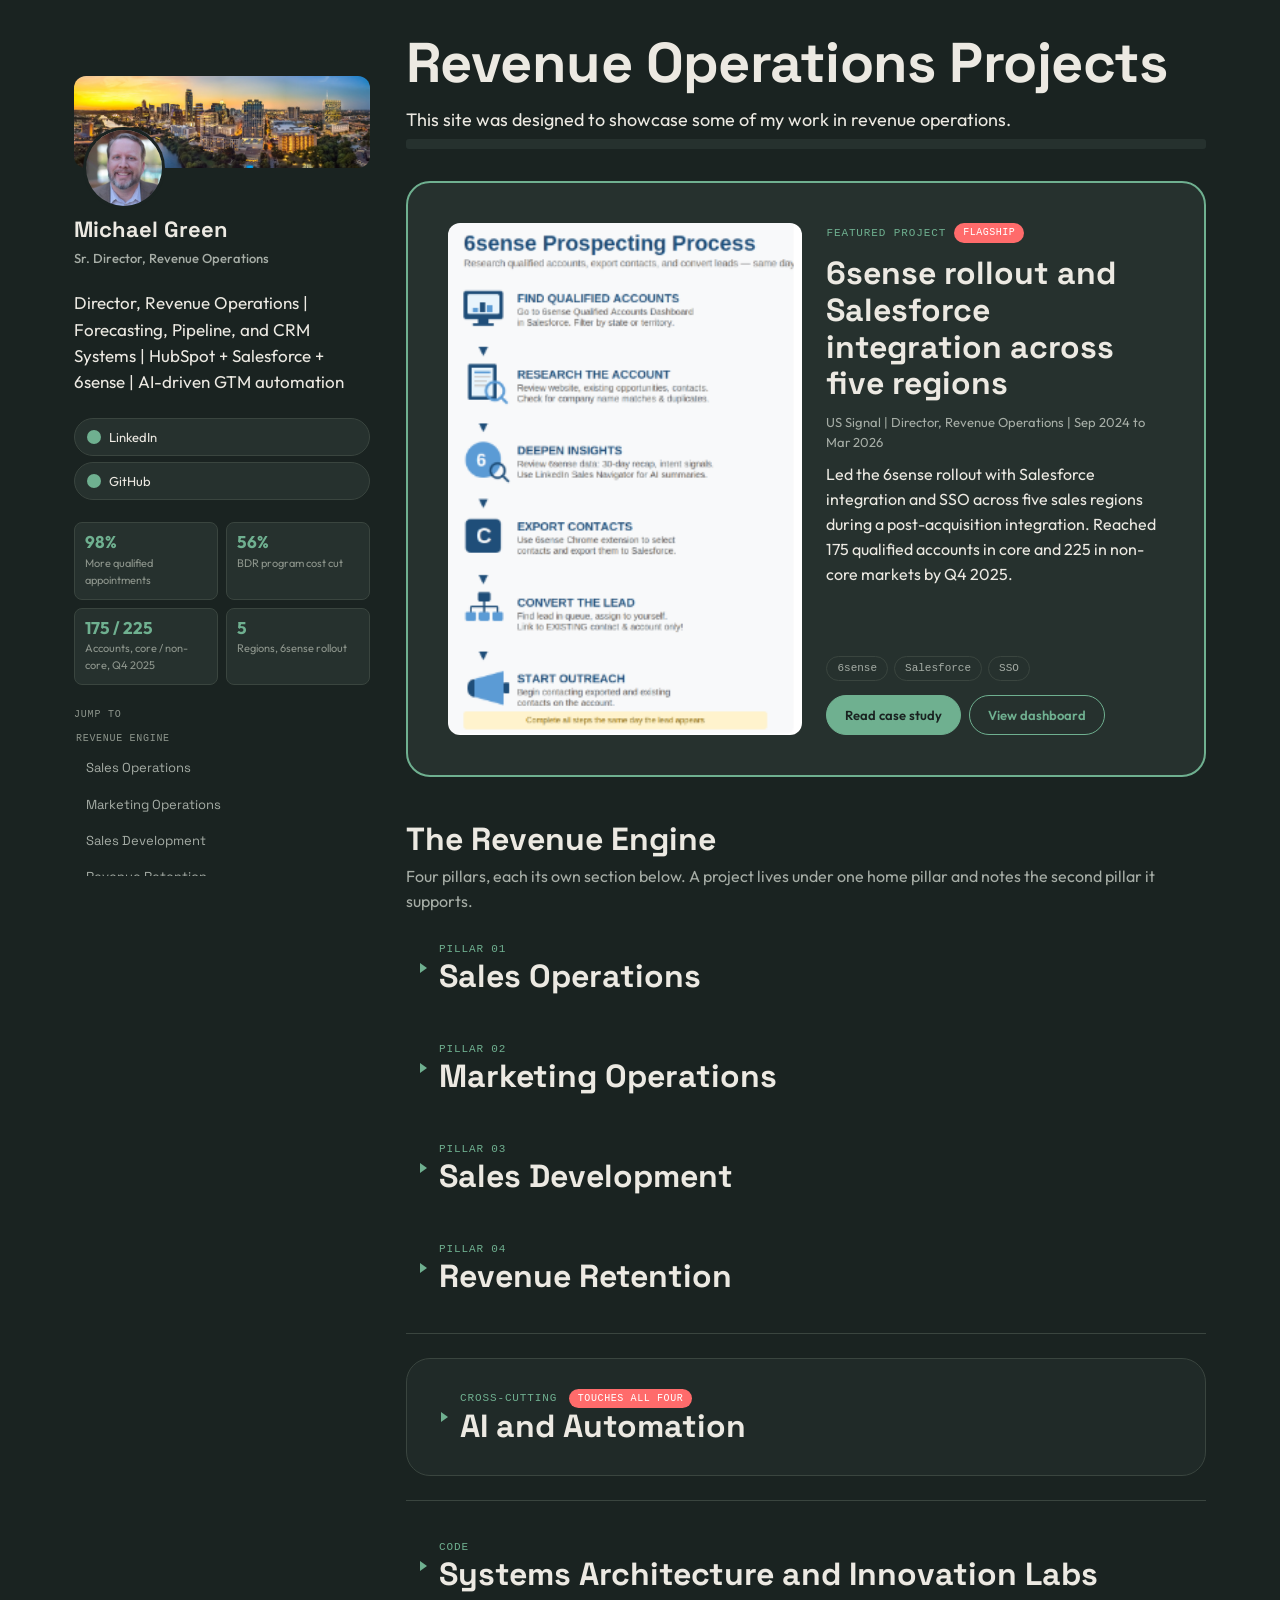
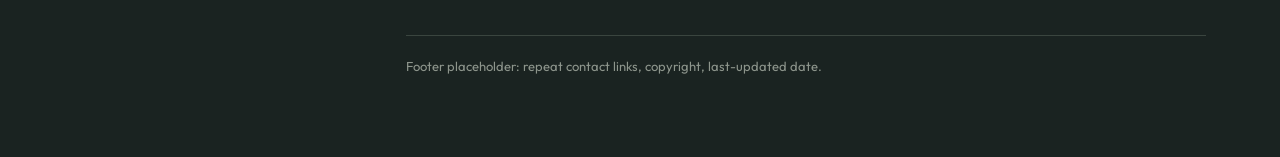
<file: index.html>
<!DOCTYPE html>
<html>
<head>
<meta charset="UTF-8">
<meta name="viewport" content="width=device-width, initial-scale=1.0">
<title>Michael Green Project Portfolio</title>
<meta name="description" content="Michael Green, Revenue Operations.">
<link rel="icon" type="image/svg+xml" href="assets/favicon.svg">
<meta property="og:type" content="website">
<meta property="og:title" content="Michael Green Project Portfolio">
<meta property="og:description" content="An audience-targeted RevOps portfolio. Each project is a card, and a ?audience= link tailors the set per viewer.">
<meta property="og:image" content="https://mwgreen00.github.io/assets/og-image.png">
<meta property="og:image:width" content="1200">
<meta property="og:image:height" content="630">
<meta property="og:image:alt" content="Michael Green portfolio homepage: Revenue Operations Projects, with the 6sense rollout featured.">
<meta property="og:url" content="https://mwgreen00.github.io/">
<meta name="twitter:card" content="summary_large_image">
<meta name="twitter:image" content="https://mwgreen00.github.io/assets/og-image.png">
<link rel="preconnect" href="https://fonts.googleapis.com">
<link rel="preconnect" href="https://fonts.gstatic.com" crossorigin>
<link rel="stylesheet" href="https://fonts.googleapis.com/css2?family=Outfit:wght@400;500;600;700&family=Space+Grotesk:wght@500;600;700&display=swap">
<link rel="stylesheet" href="styles.css">
</head>
<body>
<div class="layout"><!-- ================= SIDEBAR ================= -->
<aside class="sidebar region"><span class="tag">Left sidebar (sticky)</span>
<div class="identity region"><span class="tag">Identity block (banner + photo)</span>
<div class="idcard"><img class="banner" src="assets/austin_skyline.jpg" alt="Austin skyline"> <img class="avatar" src="assets/profile.jpg" alt="Michael Green">
<div class="id-text">
<div class="name">Michael Green</div>
<div class="role">Sr. Director, Revenue Operations</div>
</div>
</div>
</div>
<div class="positioning region"><span class="tag">Positioning tag</span>
<div class="positioning-body"><div class="positioning-text">Director, Revenue Operations | Forecasting, Pipeline, and CRM Systems | HubSpot + Salesforce + 6sense | AI-driven GTM automation</div></div>
</div>
<div class="contact region"><span class="tag">Contact actions</span> <a href="https://www.linkedin.com/in/mwgreen/" target="_blank" rel="noopener"><span class="dot"></span>LinkedIn</a> <a href="https://github.com/mwgreen00" target="_blank" rel="noopener"><span class="dot"></span>GitHub</a></div>
<div class="metrics region"><span class="tag">Proof-point metrics (confirm numbers)</span>
<div class="metric">
<div class="num">98%</div>
<div class="cap">More qualified appointments</div>
</div>
<div class="metric">
<div class="num">56%</div>
<div class="cap">BDR program cost cut</div>
</div>
<div class="metric">
<div class="num">175 / 225</div>
<div class="cap">Accounts, core / non-core, Q4 2025</div>
</div>
<div class="metric">
<div class="num">5</div>
<div class="cap">Regions, 6sense rollout</div>
</div>
</div>
<div class="navblock region"><span class="tag">Anchor nav (highlights the open section)</span>
<div class="navtitle">Jump to</div>
<nav class="anchornav" aria-label="Section navigation">
<div class="grp">Revenue Engine</div>
<a href="#sales-ops" data-spy="sales-ops">Sales Operations</a> <a href="#marketing-ops" data-spy="marketing-ops">Marketing Operations</a> <a href="#sales-dev" data-spy="sales-dev">Sales Development</a> <a href="#retention" data-spy="retention">Revenue Retention</a>
<div class="grp">Cross-cutting</div>
<a href="#ai-automation" data-spy="ai-automation">AI and Automation</a>
<div class="grp">Code</div>
<a href="#systems" data-spy="systems">Systems Labs</a>
<div class="sub-links"><a href="#sys-process" data-spy="sys-process">Process Flows</a> <a href="#sys-custom" data-spy="sys-custom">Custom Applications</a> <a href="#sys-research" data-spy="sys-research">Research</a> <a href="#sys-other" data-spy="sys-other">Other</a></div>
</nav></div>
</aside>
<!-- ================= MAIN ================= --><main class="main"><noscript>
        

<div style="margin: 12px 0; padding: 12px 14px; border: 1px solid var(--line); border-radius: 6px; background: var(--fill);">
          JavaScript is off, so audience-specific views and some controls are disabled. You are seeing the default view below. Reach Michael Green: <a href="#">Email</a>, <a href="#">LinkedIn</a>, <a href="#">GitHub</a>, <a href="#">Resume</a>. Featured project: 6sense rollout and Salesforce integration across five regions.
        </div>


      </noscript>
<div id="load-error" style="display: none; margin: 12px 0; padding: 12px 14px; border: 1px solid var(--line); border-radius: 6px; background: var(--fill);">Could not load the requested view. Showing the default. Reload the page, remove the ?audience part from the link, or open the site over http (for example on GitHub Pages).</div>
<div class="intro region"><span class="tag">Intro / hero (h1)</span>
<h1 id="page-headline">Revenue Operations Projects</h1>
<div class="lead">
<div>This site was designed to showcase some of my work in revenue operations.</div>
<div class="ph-line w100"></div>
</div>
</div>
<!-- FEATURED SHOWCASE TILE (always visible) -->
<div class="featured region" id="featured">
        <span class="tag">Featured project tile (swap in any project)</span>
        <img class="feat-media" src="assets/6sense-prospecting.png" alt="6sense rollout and Salesforce integration across five regions" loading="lazy">
        <div class="feat-body">
          <div class="feat-top"><span class="feat-eyebrow">Featured project</span><span class="flag">Flagship</span></div>
          <h2 class="feat-title">6sense rollout and Salesforce integration across five regions</h2>
          <div class="meta">US Signal | Director, Revenue Operations | Sep 2024 to Mar 2026</div>
          <div class="feat-desc">Led the 6sense rollout with Salesforce integration and SSO across five sales regions during a post-acquisition integration. Reached 175 qualified accounts in core and 225 in non-core markets by Q4 2025.</div>
          <div class="tags"><span class="tag-chip">6sense</span><span class="tag-chip">Salesforce</span><span class="tag-chip">SSO</span></div>
          <div class="actions"><a href="#" class="btn btn-primary">Read case study</a><a href="#" class="btn btn-secondary">View dashboard</a></div>
        </div>
      </div>
<!-- REVENUE ENGINE: category label -->
<div class="group-head region"><span class="tag">Revenue Engine (category label)</span>
<div class="group-label">The Revenue Engine</div>
<div class="group-sub">Four pillars, each its own section below. A project lives under one home pillar and notes the second pillar it supports.</div>
</div>
<!-- PILLAR 1: SALES OPERATIONS -->
<section id="sales-ops" class="region"><span class="tag">Pillar section (accordion)</span>
<details class="sec">
<summary class="sec-summary"><span class="chev"></span> <span class="sum-text"><span class="eyebrow">Pillar 01</span><span class="sec-title">Sales Operations</span></span></summary>
<div class="sec-body">
<div class="pillar-desc">CRM integration, territory design, forecasting, dashboards.</div>
<div class="grid-flex" data-grid="sales-ops">
                <article class="card">
                  <img class="card-media" src="assets/6sense-prospecting.png" alt="6sense rollout and Salesforce integration across five regions" loading="lazy">
                  <div class="card-top"><div class="card-eyebrow">Case study</div><span class="flag">Flagship</span></div>
                  <h3>6sense rollout and Salesforce integration across five regions</h3>
                  <div class="meta">US Signal | Director, Revenue Operations | Sep 2024 to Mar 2026</div>
                  <div class="desc">Led the 6sense rollout with Salesforce integration and SSO across five sales regions during a post-acquisition integration. Reached 175 qualified accounts in core and 225 in non-core markets by Q4 2025.</div>
                  <div class="tags"><span class="tag-chip">6sense</span><span class="tag-chip">Salesforce</span><span class="tag-chip">SSO</span></div>
                  <div class="supports">Also supports: Marketing Operations, Sales Development</div>
                  <div class="actions"><a href="#" class="btn btn-primary">Read case study</a><a href="#" class="btn btn-secondary">View dashboard</a></div>
                </article>
                <article class="card">
                  <img class="card-media" src="assets/retention-dashboard.png" alt="Revenue Retention Dashboard" loading="lazy">
                  <div class="card-top"><div class="card-eyebrow">Dashboard</div><span class="flag">Pillar Project</span></div>
                  <h3>Revenue Retention Dashboard</h3>
                  <div class="meta">US Signal | Revenue Operations | Setptmber 2024 through February 2026</div>
                  <div class="desc">Dashboard designed to show when revenue is coming out of term, so we can plan customer engagement and retention activities to keep revenue in term. This also allowed a chance to upsell additional services or migrate customer to new services..</div>
                  <div class="tags"><span class="tag-chip">Dashboard</span><span class="tag-chip">Revenue Retention</span></div>
                  <div class="supports">Also supports: Marketing Operations</div>
                  <div class="proves">Proves: capability</div>
                  <div class="actions"><a href="#" class="btn btn-primary">Read case study</a><a href="#" class="btn btn-secondary">View dashboard</a></div>
                </article>
              </div>
</div>
</details>
</section>
<!-- PILLAR 2: MARKETING OPERATIONS -->
<section id="marketing-ops" class="region"><span class="tag">Pillar section (accordion)</span>
<details class="sec">
<summary class="sec-summary"><span class="chev"></span> <span class="sum-text"><span class="eyebrow">Pillar 02</span><span class="sec-title">Marketing Operations</span></span></summary>
<div class="sec-body">
<div class="pillar-desc">Attribution, closed-loop reporting, CRM data layer, data governance.</div>
<div class="grid-flex" data-grid="marketing-ops">
                <article class="card">
                  <div class="card-top"><div class="card-eyebrow">Case study</div></div>
                  <h3>Golden Thread full-funnel attribution framework</h3>
                  <div class="meta">OneNeck IT Solutions | Director, Revenue Operations | Sep 2022 to Sep 2024</div>
                  <div class="desc">Attribution model linking individual selling activity to closed-won revenue, giving leadership full-funnel visibility from first touch to booking. Built on Microsoft Dynamics and HubSpot with Power BI reporting.</div>
                  <div class="tags"><span class="tag-chip">Microsoft Dynamics</span><span class="tag-chip">HubSpot</span><span class="tag-chip">Power BI</span></div>
                  <div class="supports">Also supports: Sales Operations (exec dashboards)</div>
                  <div class="actions"><a href="#" class="btn btn-primary">Read case study</a><a href="#" class="btn btn-secondary">View diagram</a></div>
                </article>
                <article class="card">
                  <img class="card-media" src="assets/retention-dashboard.png" alt="Revenue Retention Dashboard" loading="lazy">
                  <div class="card-top"><div class="card-eyebrow">Dashboard</div><span class="flag">Pillar Project</span></div>
                  <h3>Revenue Retention Dashboard</h3>
                  <div class="meta">US Signal | Revenue Operations | Setptmber 2024 through February 2026</div>
                  <div class="desc">Dashboard designed to show when revenue is coming out of term, so we can plan customer engagement and retention activities to keep revenue in term. This also allowed a chance to upsell additional services or migrate customer to new services..</div>
                  <div class="tags"><span class="tag-chip">Dashboard</span><span class="tag-chip">Revenue Retention</span></div>
                  <div class="supports">Also supports: Marketing Operations</div>
                  <div class="proves">Proves: capability</div>
                  <div class="actions"><a href="#" class="btn btn-primary">Read case study</a><a href="#" class="btn btn-secondary">View dashboard</a></div>
                </article>
              </div>
</div>
</details>
</section>
<!-- PILLAR 3: SALES DEVELOPMENT -->
<section id="sales-dev" class="region"><span class="tag">Pillar section (accordion)</span>
<details class="sec">
<summary class="sec-summary"><span class="chev"></span> <span class="sum-text"><span class="eyebrow">Pillar 03</span><span class="sec-title">Sales Development</span></span></summary>
<div class="sec-body">
<div class="pillar-desc">BDR build, enablement, meeting generation.</div>
<div class="grid-flex" data-grid="sales-dev">
                <article class="card">
                  <div class="card-top"><div class="card-eyebrow">Case study</div></div>
                  <h3>BDR function build and commission design</h3>
                  <div class="meta">OneNeck IT Solutions | Director, Marketing Operations and Business Development | Dec 2017 to Sep 2022</div>
                  <div class="desc">Built the BDR function from scratch, cut program cost 56%, and increased qualified appointments 98% through segmentation and outreach automation. Designed the commission plan and moved payout calculation out of spreadsheets into a system built for accuracy and scale.</div>
                  <div class="tags"><span class="tag-chip">Segmentation</span><span class="tag-chip">Outreach automation</span><span class="tag-chip">Comp design</span></div>
                  <div class="supports">Also supports: Sales Operations (commission design)</div>
                  <div class="actions"><a href="#" class="btn btn-primary">Read case study</a></div>
                </article>
              </div>
</div>
</details>
</section>
<!-- PILLAR 4: REVENUE RETENTION -->
<section id="retention" class="region"><span class="tag">Pillar section (accordion)</span>
<details class="sec">
<summary class="sec-summary"><span class="chev"></span> <span class="sum-text"><span class="eyebrow">Pillar 04</span><span class="sec-title">Revenue Retention</span></span></summary>
<div class="sec-body">
<div class="pillar-desc">NRR forecasting, renewal-risk monitoring. One case study here on purpose, per the plan.</div>
<div class="grid-flex" data-grid="retention">
                <article class="card">
                  <div class="card-top"><div class="card-eyebrow">Case study</div></div>
                  <h3>NRR forecasting and renewal-risk monitoring</h3>
                  <div class="meta">US Signal | Director, Revenue Operations | Sep 2024 to Mar 2026</div>
                  <div class="desc">Built ARR, MRR, and net revenue retention forecasting models plus a Tableau Cloud renewal-risk dashboard that surfaced at-risk recurring revenue early and improved forecast accuracy.</div>
                  <div class="tags"><span class="tag-chip">Tableau Cloud</span><span class="tag-chip">ARR / MRR / NRR</span></div>
                  <div class="supports">Also supports: Sales Operations (forecasting, dashboards)</div>
                  <div class="actions"><a href="#" class="btn btn-primary">Read case study</a><a href="#" class="btn btn-secondary">View dashboard</a></div>
                </article>
              </div>
</div>
</details>
</section>
<hr class="divider"><!-- CROSS-CUTTING: AI AND AUTOMATION -->
<section id="ai-automation" class="region"><span class="tag">Cross-cutting section (accordion)</span>
<details class="sec sec-cross">
<summary class="sec-summary"><span class="chev"></span> <span class="sum-text"><span class="eyebrow">Cross-cutting <span class="cross-flag">Touches all four</span></span><span class="sec-title">AI and Automation</span></span></summary>
<div class="sec-body">
<div class="pillar-desc">Agentic AI and automation as a layer across every pillar, not a separate function. Public code artifacts live in Systems Labs below.</div>
<div class="grid-flex" data-grid="ai-automation">
                <article class="card">
                  <div class="card-top"><div class="card-eyebrow">Case study</div></div>
                  <h3>AI agents and automation for RevOps workflows</h3>
                  <div class="meta">Town Lake Systems Group | Principal | Apr 2026 to present</div>
                  <div class="desc">Building local AI agents in Python and Salesforce Agentforce to automate enrichment, reporting, and account prioritization for revenue teams, cutting manual reporting and speeding decision cycles.</div>
                  <div class="tags"><span class="tag-chip">Python</span><span class="tag-chip">Agentforce</span><span class="tag-chip">Ollama</span></div>
                  <div class="actions"><a href="#" class="btn btn-primary">Read case study</a><a href="#" class="btn btn-secondary">View GitHub</a></div>
                </article>
              </div>
</div>
</details>
</section>
<hr class="divider"><!-- SYSTEMS LABS -->
<section id="systems" class="region"><span class="tag">Systems Labs (accordion, GitHub builds)</span>
<details class="sec">
<summary class="sec-summary"><span class="chev"></span> <span class="sum-text"><span class="eyebrow">Code</span><span class="sec-title">Systems Architecture and Innovation Labs</span></span></summary>
<div class="sec-body">
<div class="band">
<div class="pillar-desc">Public, synthetic-data builds on GitHub. Grouped by your four subsection names below.</div>
<details class="sub region" id="sys-process"><span class="tag">Subsection</span>
<summary class="sub-summary"><span class="chev chev-sm"></span><span class="sub-title">Process Flows</span></summary>
<div class="sub-body">
<div class="grid-flex" data-grid="sys-process">
                <article class="card">
                  <div class="card-top"><div class="card-eyebrow">GitHub build</div></div>
                  <h3>Attribution model flow</h3>
                  <div class="desc">First-touch-to-booking attribution logic documented as a diagram. Pairs with the Golden Thread case study.</div>
                  <div class="tags"><span class="tag-chip">Mermaid</span><span class="tag-chip">Attribution</span></div>
                  <div class="actions"><a href="#" class="btn btn-primary">View Flow</a></div>
                </article>
                <article class="card">
                  <div class="card-top"><div class="card-eyebrow">GitHub build</div></div>
                  <h3>Company dedup and survivor-selection flow</h3>
                  <div class="desc">Fuzzy-matching and survivor logic as a documented pipeline. The public version of the DartPoints work on safe synthetic data.</div>
                  <div class="tags"><span class="tag-chip">Python</span><span class="tag-chip">Fuzzy matching</span></div>
                  <div class="proves">Proves: data governance.</div>
                  <div class="actions"><a href="#" class="btn btn-primary">View Repo</a><a href="#" class="btn btn-secondary">View Flow</a></div>
                </article>
              </div>
</div>
</details>
<details class="sub region" id="sys-custom"><span class="tag">Subsection</span>
<summary class="sub-summary"><span class="chev chev-sm"></span><span class="sub-title">Custom Applications</span></summary>
<div class="sub-body">
<div class="grid-flex" data-grid="sys-custom">
                <article class="card">
                  <img class="card-media" src="assets/revops-portfolio-site-card.png" alt="The template in wireframe mode, with dashed outlines and labels naming each region of the layout." loading="lazy">
                  <div class="card-top"><div class="card-eyebrow">Open-source template</div></div>
                  <h3>Portfolio site template: audience-targeted and static-first</h3>
                  <div class="meta">Town Lake Systems Group | Principal | 2026</div>
                  <div class="desc">A free, forkable portfolio template for GitHub Pages. Each project is a JSON card, and an audience manifest with a ?audience= link curates the card set per viewer. Static-first, so it works with JavaScript off, and an AI coding agent can finish or restyle it. This site runs on it.</div>
                  <div class="tags"><span class="tag-chip">HTML</span><span class="tag-chip">JavaScript</span><span class="tag-chip">GitHub Pages</span><span class="tag-chip">Claude Code</span></div>
                  <div class="proves">Proves: information architecture, ABM thinking, AI-assisted build</div>
                  <div class="actions"><a href="assets/case-studies/revops-portfolio-site.html" class="btn btn-primary">Read case study</a><a href="https://github.com/mwgreen00/portfolio-site-template" class="btn btn-secondary">View repo</a><a href="?audience=demo" class="btn btn-secondary">Live demo</a></div>
                </article>
                <article class="card">
                  <div class="card-top"><div class="card-eyebrow">GitHub build</div></div>
                  <h3>Commission calculator</h3>
                  <div class="desc">Reads sample deals and a plan definition, outputs payouts. Rebuilds the BDR "out of spreadsheets" line.</div>
                  <div class="tags"><span class="tag-chip">Python</span></div>
                  <div class="proves">Proves: comp design.</div>
                  <div class="actions"><a href="#" class="btn btn-primary">View Repo</a></div>
                </article>
                <article class="card">
                  <div class="card-top"><div class="card-eyebrow">GitHub build</div></div>
                  <h3>Pipeline forecasting tool</h3>
                  <div class="desc">Sample opportunity data to a weighted best, likely, and worst forecast with coverage against quota.</div>
                  <div class="tags"><span class="tag-chip">Python</span></div>
                  <div class="proves">Proves: forecasting.</div>
                  <div class="actions"><a href="#" class="btn btn-primary">View Repo</a></div>
                </article>
                <article class="card">
                  <div class="card-top"><div class="card-eyebrow">GitHub build</div></div>
                  <h3>Pipeline or forecast dashboard</h3>
                  <div class="desc">Clean dashboard over sample data. Doubles as the sanitized screenshot for the case studies.</div>
                  <div class="tags"><span class="tag-chip">Python</span><span class="tag-chip">HTML</span></div>
                  <div class="actions"><a href="#" class="btn btn-primary">View Repo</a><a href="#" class="btn btn-secondary">Live Demo</a></div>
                </article>
              </div>
</div>
</details>
<details class="sub region" id="sys-research"><span class="tag">Subsection</span>
<summary class="sub-summary"><span class="chev chev-sm"></span><span class="sub-title">Research</span></summary>
<div class="sub-body">
<div class="grid-flex" data-grid="sys-research">
                <article class="card">
                  <div class="card-top"><div class="card-eyebrow">GitHub build</div><span class="flag">Flagship candidate</span></div>
                  <h3>RevOps assistant prototype (Agentforce or Ollama)</h3>
                  <div class="desc">Local agent answering questions over a sample pipeline: which deals are stuck, which renewals are at risk next quarter.</div>
                  <div class="tags"><span class="tag-chip">Ollama</span><span class="tag-chip">Agentforce</span><span class="tag-chip">MCP</span></div>
                  <div class="proves">Proves: agentic AI as a layer over RevOps.</div>
                  <div class="actions"><a href="#" class="btn btn-primary">Read Paper</a><a href="#" class="btn btn-secondary">View Gist</a></div>
                </article>
                <article class="card">
                  <div class="card-top"><div class="card-eyebrow">GitHub build</div></div>
                  <h3>AI enrichment agent (Salesforce or HubSpot)</h3>
                  <div class="desc">Python agent that enriches missing account fields (industry, size, segment) via API or local model and writes back.</div>
                  <div class="tags"><span class="tag-chip">Python</span><span class="tag-chip">API</span></div>
                  <div class="proves">Proves: AI and automation, CRM integration.</div>
                  <div class="actions"><a href="#" class="btn btn-primary">View Repo</a></div>
                </article>
              </div>
</div>
</details>
<details class="sub region" id="sys-other"><span class="tag">Subsection</span>
<summary class="sub-summary"><span class="chev chev-sm"></span><span class="sub-title">Other</span></summary>
<div class="sub-body">
<div class="grid-flex" data-grid="sys-other">
                <article class="card">
                  <div class="card-top"><div class="card-eyebrow">GitHub build</div></div>
                  <h3>Domain-to-company resolver</h3>
                  <div class="desc">Maps email domains or URLs to normalized company names.</div>
                  <div class="tags"><span class="tag-chip">Python</span></div>
                  <div class="actions"><a href="#" class="btn btn-primary">View Repo</a></div>
                </article>
                <article class="card">
                  <div class="card-top"><div class="card-eyebrow">GitHub build</div></div>
                  <h3>CRM data-quality auditor</h3>
                  <div class="desc">Scans a sample export and flags missing fields, duplicates, and bad values with a summary report.</div>
                  <div class="tags"><span class="tag-chip">Python</span></div>
                  <div class="actions"><a href="#" class="btn btn-primary">View Repo</a></div>
                </article>
                <article class="card">
                  <div class="card-top"><div class="card-eyebrow">GitHub build</div></div>
                  <h3>Lead or account scoring model</h3>
                  <div class="desc">Scores sample accounts on fit and intent signals and outputs a ranked list.</div>
                  <div class="tags"><span class="tag-chip">Python</span></div>
                  <div class="actions"><a href="#" class="btn btn-primary">View Repo</a></div>
                </article>
                <article class="card">
                  <div class="card-top"><div class="card-eyebrow">GitHub build</div></div>
                  <h3>Sequence or outreach analyzer</h3>
                  <div class="desc">Reports meeting and reply rates by segment from sample activity data.</div>
                  <div class="tags"><span class="tag-chip">Python</span></div>
                  <div class="actions"><a href="#" class="btn btn-primary">View Repo</a></div>
                </article>
              </div>
</div>
</details>
</div>
</div>
</details>
</section>
<footer class="footer region"><span class="tag">Footer</span> Footer placeholder: repeat contact links, copyright, last-updated date.</footer></main></div>
<p>
<script src="script.js"></script>
</p>
</body>
</html>
</file>
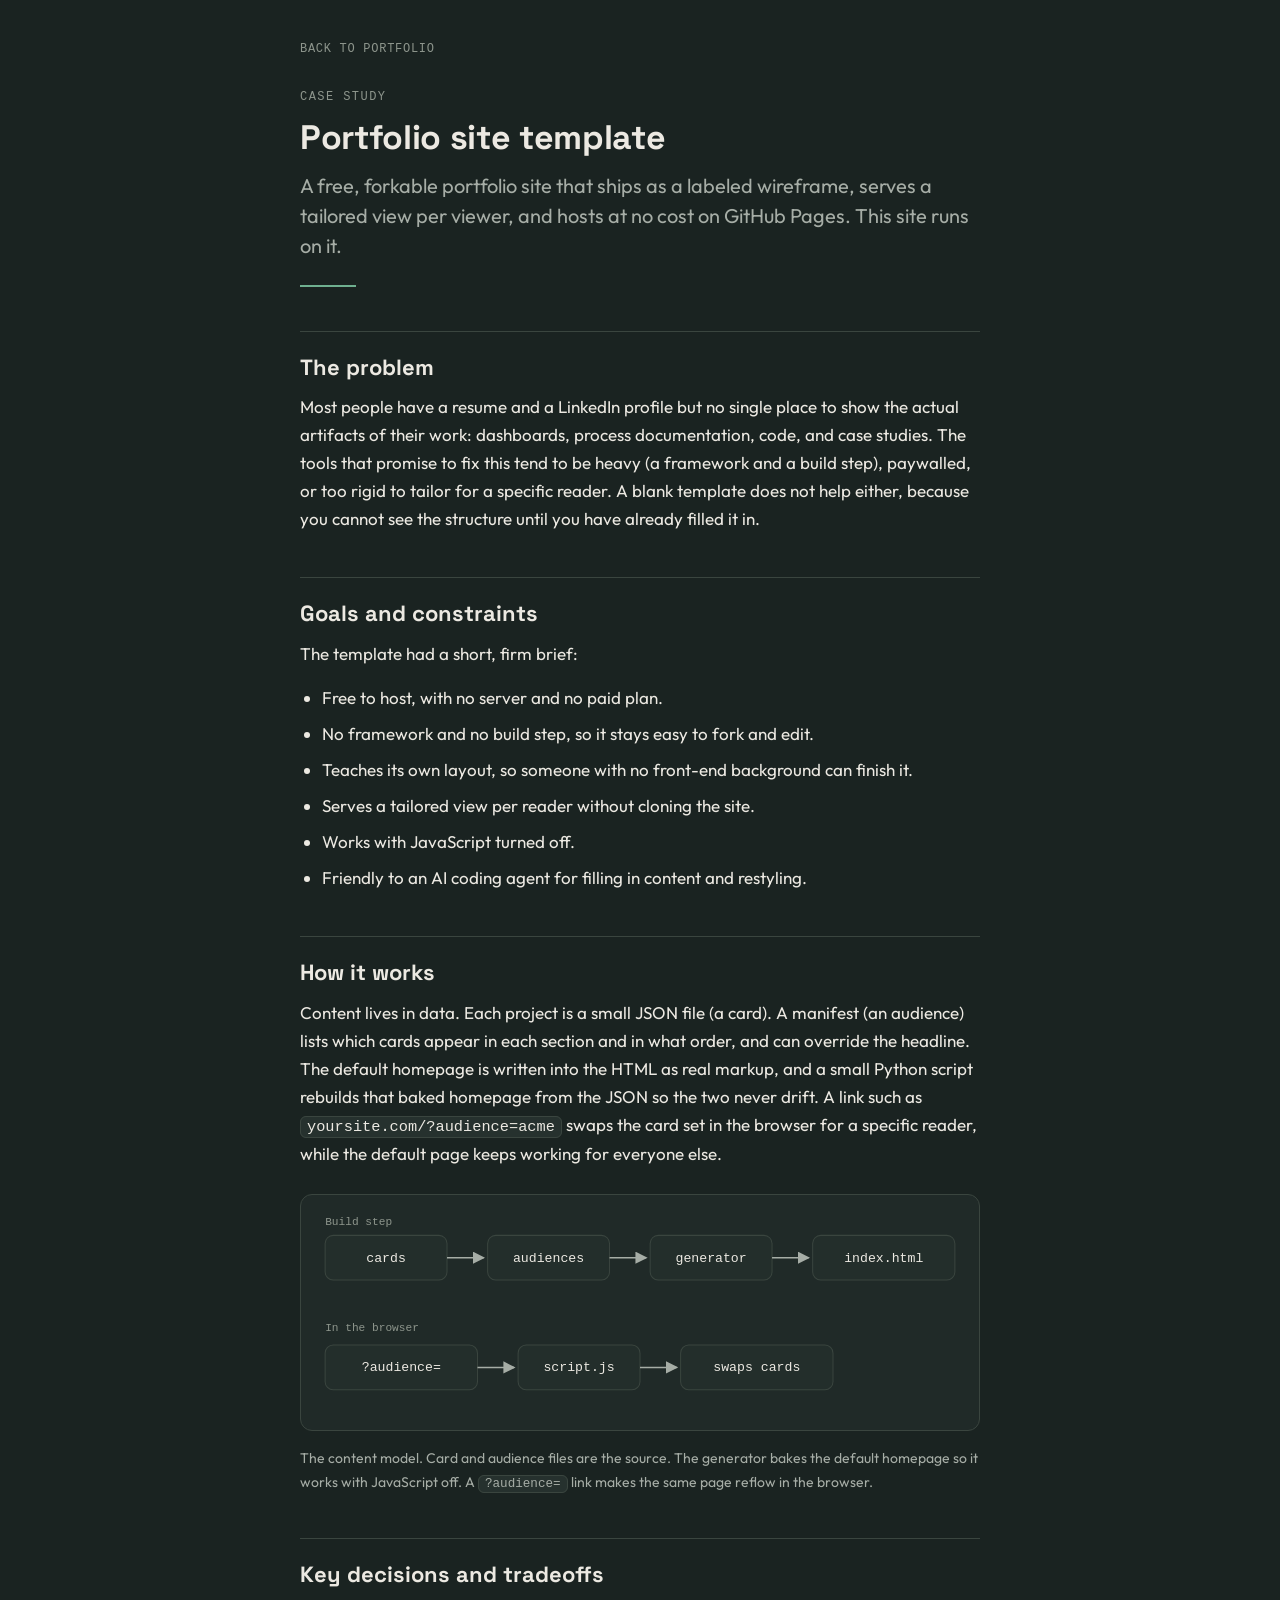
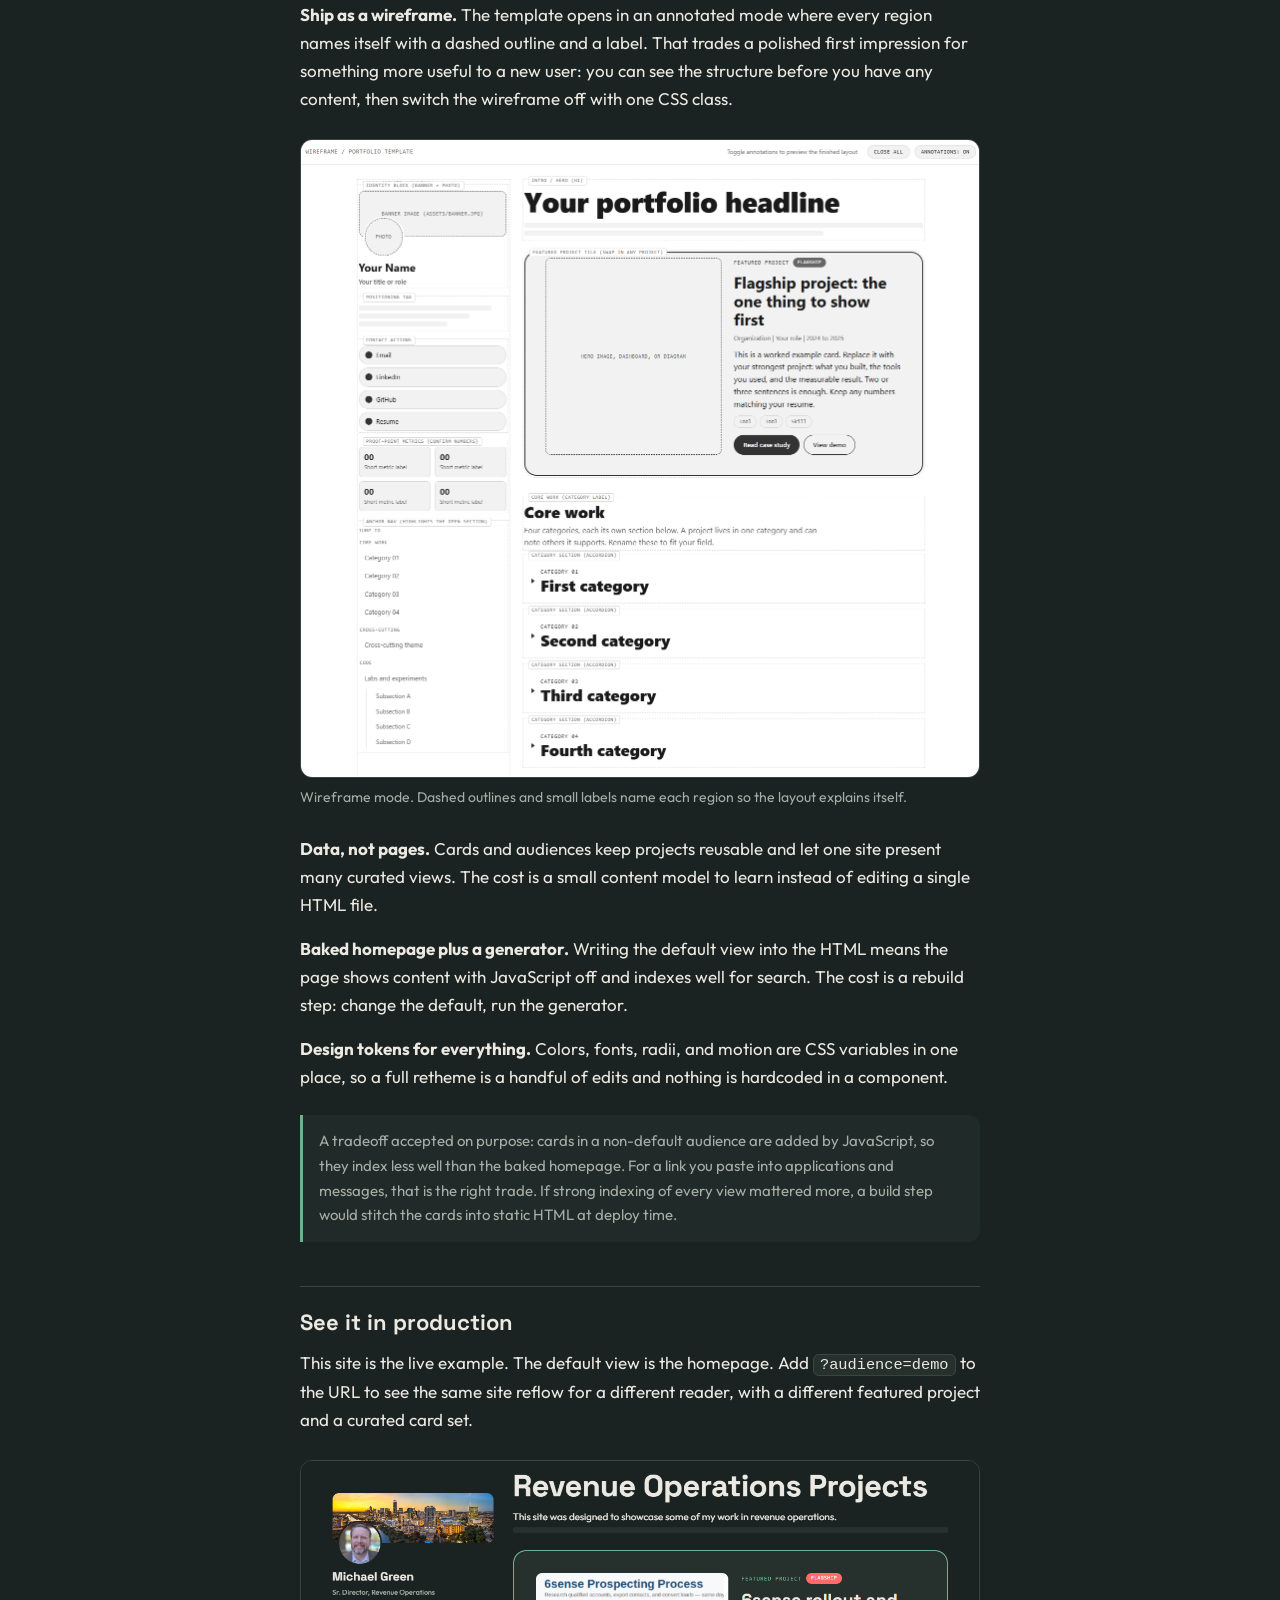
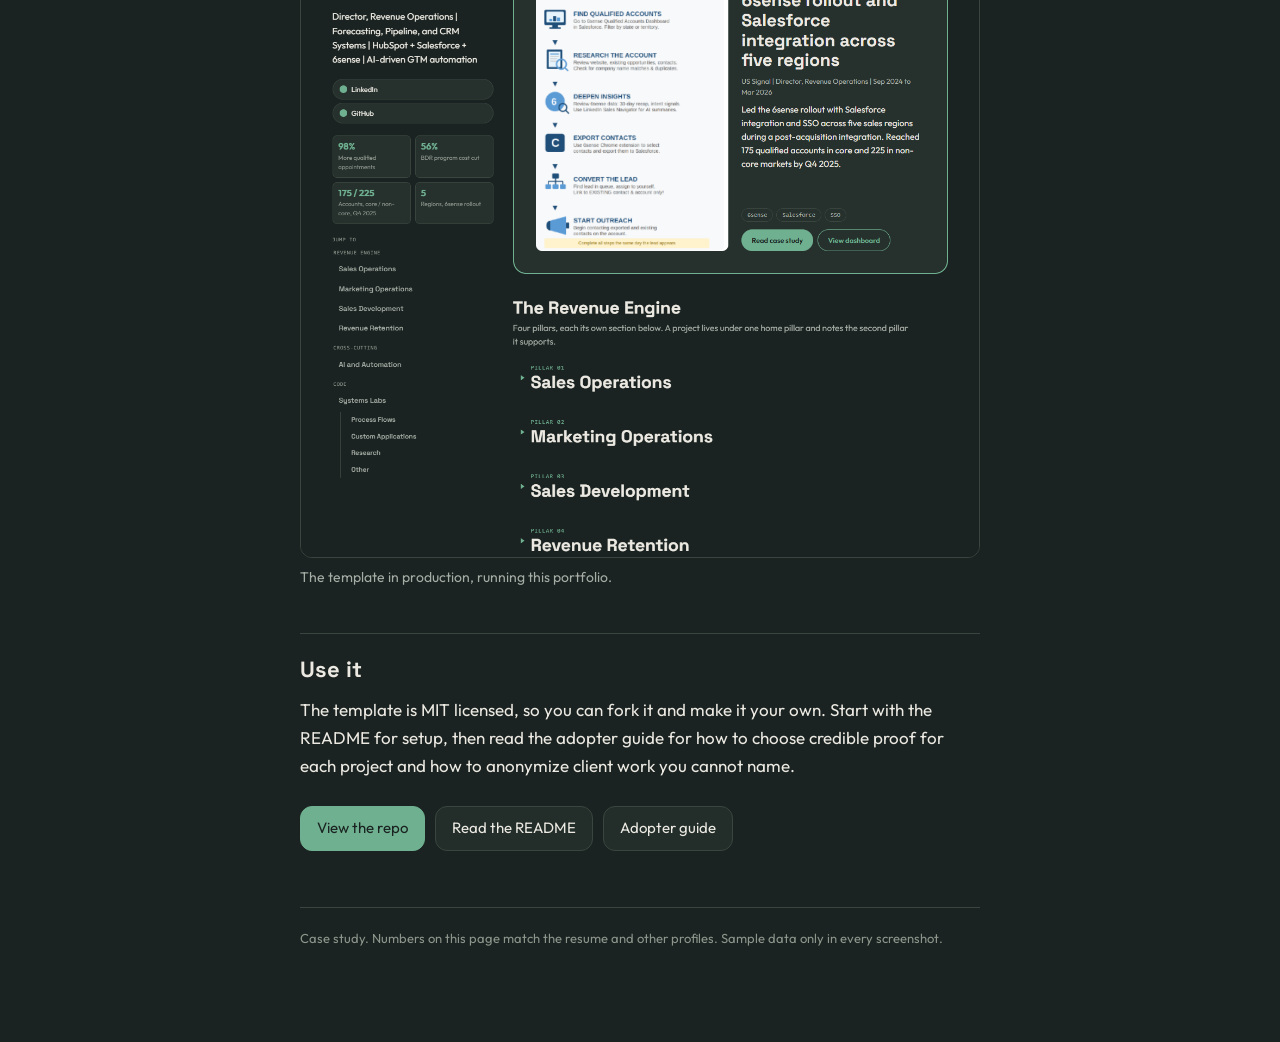
<file: assets/case-studies/revops-portfolio-site.html>
<!DOCTYPE html>
<html lang="en">
<head>
<meta charset="utf-8">
<meta name="viewport" content="width=device-width, initial-scale=1">
<title>Portfolio site template | Case study</title>
<meta name="description" content="A free, forkable portfolio template for GitHub Pages that ships as a labeled wireframe and serves a tailored view per viewer.">
<link rel="preconnect" href="https://fonts.googleapis.com">
<link rel="preconnect" href="https://fonts.gstatic.com" crossorigin>
<link rel="stylesheet" href="https://fonts.googleapis.com/css2?family=Outfit:wght@400;500;600;700&family=Space+Grotesk:wght@500;600;700&display=swap">
<style>
:root{
  /* Palette and type mirror the site's design tokens (see styles.css / CLAUDE.md).
     Dark warm-green theme: deep green-black canvas, warm off-white text, sage + coral accents. */
  --page:#1A2321; --surface:#232E2B; --ink:#ECE9E2; --ink-soft:#A6ADA6;
  --fill:#26312E; --fill-2:#2F3B37; --band:#202A28; --line:#3A453F;
  --accent:#6FB090; --accent-dark:#5A9576; --spark:#FF6B6B; --label:#8D958C;
  --head:'Space Grotesk',system-ui,-apple-system,"Segoe UI",Roboto,Helvetica,Arial,sans-serif;
  --sans:'Outfit',system-ui,-apple-system,"Segoe UI",Roboto,Helvetica,Arial,sans-serif;
  --mono:ui-monospace,SFMono-Regular,Menlo,Consolas,monospace;
  --radius:12px;
}
*{box-sizing:border-box;}
html{-webkit-text-size-adjust:100%;}
body{margin:0; background:var(--page); color:var(--ink); font-family:var(--sans); font-size:17px; line-height:1.65;}
.wrap{max-width:720px; margin:0 auto; padding:32px 20px 80px;}
a{color:var(--accent); text-underline-offset:2px;}
a:hover{color:var(--accent-dark);}
.back{display:inline-block; font-family:var(--mono); font-size:12px; letter-spacing:.06em; text-transform:uppercase; color:var(--label); text-decoration:none; margin-bottom:28px;}
.back:hover{color:var(--ink);}
.eyebrow{font-family:var(--mono); font-size:12px; letter-spacing:.12em; text-transform:uppercase; color:var(--label); margin:0 0 10px;}
h1{font-family:var(--head); font-size:34px; line-height:1.15; font-weight:700; margin:0 0 14px; letter-spacing:-.01em;}
.lead{font-size:20px; line-height:1.5; color:var(--ink-soft); margin:0 0 8px;}
.rule{height:2px; width:56px; background:var(--accent); border:0; margin:24px 0 8px;}
h2{font-family:var(--head); font-size:22px; line-height:1.25; font-weight:700; margin:44px 0 12px; padding-top:22px; border-top:1px solid var(--line);}
h3{font-family:var(--head); font-size:17px; font-weight:700; margin:22px 0 6px;}
p{margin:0 0 16px;}
ul{margin:0 0 16px; padding-left:22px;}
li{margin:0 0 8px;}
strong{font-weight:700;}
code{font-family:var(--mono); font-size:.9em; background:var(--fill); border:1px solid var(--line); border-radius:6px; padding:1px 6px;}
figure{margin:26px 0;}
figcaption{font-size:14px; color:var(--ink-soft); margin-top:8px;}
.shot{display:flex; align-items:center; justify-content:center; text-align:center; background:var(--fill); border:1px dashed var(--line); border-radius:var(--radius); color:var(--label); font-family:var(--mono); font-size:13px; padding:16px; min-height:230px;}
.diagram{width:100%; height:auto; background:var(--band); border:1px solid var(--line); border-radius:var(--radius); padding:16px;}
.screenshot{display:block; width:100%; height:auto; background:var(--band); border:1px solid var(--line); border-radius:var(--radius);}
.note{background:var(--band); border-left:3px solid var(--accent); border-radius:0 var(--radius) var(--radius) 0; padding:14px 16px; margin:24px 0; font-size:15px; color:var(--ink-soft);}
.actions{display:flex; flex-wrap:wrap; gap:10px; margin:26px 0 0;}
.btn{display:inline-block; font-size:15px; text-decoration:none; padding:9px 16px; border-radius:var(--radius); border:1px solid var(--line); color:var(--ink); background:var(--surface);}
.btn:hover{background:var(--fill);}
.btn-primary{background:var(--accent); color:var(--page); border-color:var(--accent);}
.btn-primary:hover{background:var(--accent-dark); color:var(--page);}
.foot{margin-top:56px; padding-top:20px; border-top:1px solid var(--line); font-size:13px; color:var(--label);}
:focus-visible{outline:2px solid var(--accent); outline-offset:2px;}
@media (max-width:600px){h1{font-size:28px;} .lead{font-size:18px;} body{font-size:16px;}}
@media (prefers-reduced-motion:reduce){*{transition:none!important;}}
</style>
</head>
<body>
<main class="wrap">
  <a class="back" href="../../index.html">Back to portfolio</a>

  <p class="eyebrow">Case study</p>
  <h1>Portfolio site template</h1>
  <p class="lead">A free, forkable portfolio site that ships as a labeled wireframe, serves a tailored view per viewer, and hosts at no cost on GitHub Pages. This site runs on it.</p>
  <hr class="rule">

  <h2>The problem</h2>
  <p>Most people have a resume and a LinkedIn profile but no single place to show the actual artifacts of their work: dashboards, process documentation, code, and case studies. The tools that promise to fix this tend to be heavy (a framework and a build step), paywalled, or too rigid to tailor for a specific reader. A blank template does not help either, because you cannot see the structure until you have already filled it in.</p>

  <h2>Goals and constraints</h2>
  <p>The template had a short, firm brief:</p>
  <ul>
    <li>Free to host, with no server and no paid plan.</li>
    <li>No framework and no build step, so it stays easy to fork and edit.</li>
    <li>Teaches its own layout, so someone with no front-end background can finish it.</li>
    <li>Serves a tailored view per reader without cloning the site.</li>
    <li>Works with JavaScript turned off.</li>
    <li>Friendly to an AI coding agent for filling in content and restyling.</li>
  </ul>

  <h2>How it works</h2>
  <p>Content lives in data. Each project is a small JSON file (a card). A manifest (an audience) lists which cards appear in each section and in what order, and can override the headline. The default homepage is written into the HTML as real markup, and a small Python script rebuilds that baked homepage from the JSON so the two never drift. A link such as <code>yoursite.com/?audience=acme</code> swaps the card set in the browser for a specific reader, while the default page keeps working for everyone else.</p>

  <figure>
    <svg class="diagram" viewBox="0 0 636 200" role="img" aria-label="Content model. Card files and audience files feed a generator that bakes the homepage. In the browser, a question-mark audience link makes script.js swap the card set.">
      <defs>
        <marker id="ah" markerWidth="8" markerHeight="8" refX="7" refY="4" orient="auto">
          <path d="M0,0 L8,4 L0,8 z" fill="var(--ink-soft)"/>
        </marker>
      </defs>
      <text x="8" y="14" font-family="var(--mono)" font-size="11" fill="var(--label)">Build step</text>
      <g font-family="var(--mono)" font-size="13" fill="var(--ink)">
        <rect x="8" y="24" width="120" height="44" rx="8" fill="var(--surface)" stroke="var(--line)"/>
        <text x="68" y="50" text-anchor="middle">cards</text>
        <rect x="168" y="24" width="120" height="44" rx="8" fill="var(--surface)" stroke="var(--line)"/>
        <text x="228" y="50" text-anchor="middle">audiences</text>
        <rect x="328" y="24" width="120" height="44" rx="8" fill="var(--surface)" stroke="var(--line)"/>
        <text x="388" y="50" text-anchor="middle">generator</text>
        <rect x="488" y="24" width="140" height="44" rx="8" fill="var(--surface)" stroke="var(--line)"/>
        <text x="558" y="50" text-anchor="middle">index.html</text>
      </g>
      <g stroke="var(--ink-soft)" stroke-width="1.5" marker-end="url(#ah)">
        <line x1="128" y1="46" x2="164" y2="46"/>
        <line x1="288" y1="46" x2="324" y2="46"/>
        <line x1="448" y1="46" x2="484" y2="46"/>
      </g>
      <text x="8" y="118" font-family="var(--mono)" font-size="11" fill="var(--label)">In the browser</text>
      <g font-family="var(--mono)" font-size="13" fill="var(--ink)">
        <rect x="8" y="132" width="150" height="44" rx="8" fill="var(--surface)" stroke="var(--line)"/>
        <text x="83" y="158" text-anchor="middle">?audience=</text>
        <rect x="198" y="132" width="120" height="44" rx="8" fill="var(--surface)" stroke="var(--line)"/>
        <text x="258" y="158" text-anchor="middle">script.js</text>
        <rect x="358" y="132" width="150" height="44" rx="8" fill="var(--surface)" stroke="var(--line)"/>
        <text x="433" y="158" text-anchor="middle">swaps cards</text>
      </g>
      <g stroke="var(--ink-soft)" stroke-width="1.5" marker-end="url(#ah)">
        <line x1="158" y1="154" x2="194" y2="154"/>
        <line x1="318" y1="154" x2="354" y2="154"/>
      </g>
    </svg>
    <figcaption>The content model. Card and audience files are the source. The generator bakes the default homepage so it works with JavaScript off. A <code>?audience=</code> link makes the same page reflow in the browser.</figcaption>
  </figure>

  <h2>Key decisions and tradeoffs</h2>
  <p><strong>Ship as a wireframe.</strong> The template opens in an annotated mode where every region names itself with a dashed outline and a label. That trades a polished first impression for something more useful to a new user: you can see the structure before you have any content, then switch the wireframe off with one CSS class.</p>

  <figure>
    <img class="screenshot" src="img/revops-portfolio-site-wireframe.png" alt="The template in wireframe mode: dashed outlines and small monospace labels name each region of the layout." loading="lazy" width="1360" height="1277">
    <figcaption>Wireframe mode. Dashed outlines and small labels name each region so the layout explains itself.</figcaption>
  </figure>

  <p><strong>Data, not pages.</strong> Cards and audiences keep projects reusable and let one site present many curated views. The cost is a small content model to learn instead of editing a single HTML file.</p>
  <p><strong>Baked homepage plus a generator.</strong> Writing the default view into the HTML means the page shows content with JavaScript off and indexes well for search. The cost is a rebuild step: change the default, run the generator.</p>
  <p><strong>Design tokens for everything.</strong> Colors, fonts, radii, and motion are CSS variables in one place, so a full retheme is a handful of edits and nothing is hardcoded in a component.</p>
  <div class="note">A tradeoff accepted on purpose: cards in a non-default audience are added by JavaScript, so they index less well than the baked homepage. For a link you paste into applications and messages, that is the right trade. If strong indexing of every view mattered more, a build step would stitch the cards into static HTML at deploy time.</div>

  <h2>See it in production</h2>
  <p>This site is the live example. The default view is the homepage. Add <code>?audience=demo</code> to the URL to see the same site reflow for a different reader, with a different featured project and a curated card set.</p>

  <figure>
    <img class="screenshot" src="img/revops-portfolio-site-live.png" alt="The live homepage running this portfolio: dark theme, sidebar with photo and metrics, and the 6sense rollout as the featured project." loading="lazy" width="1247" height="1281">
    <figcaption>The template in production, running this portfolio.</figcaption>
  </figure>

  <h2>Use it</h2>
  <p>The template is MIT licensed, so you can fork it and make it your own. Start with the README for setup, then read the adopter guide for how to choose credible proof for each project and how to anonymize client work you cannot name.</p>

  <div class="actions">
    <a class="btn btn-primary" href="https://github.com/mwgreen00/portfolio-site-template">View the repo</a>
    <a class="btn" href="https://github.com/mwgreen00/portfolio-site-template#readme">Read the README</a>
    <a class="btn" href="https://github.com/mwgreen00/portfolio-site-template/blob/main/adopter-guide.html">Adopter guide</a>
  </div>

  <p class="foot">Case study. Numbers on this page match the resume and other profiles. Sample data only in every screenshot.</p>
</main>
</body>
</html>
</file>
<file: styles.css>
:root {
    /* ---- Palette (editorial warm tones; see style guide in CLAUDE.md) ----
       60-30-10: Cream is the dominant canvas, Light Sage + Charcoal carry
       structure and text, Accent Sage and Pop Coral are reserved for
       interactive elements and focal points only. */
    --page: #1A2321;        /* Deep green-black - primary canvas, ~60% */
    --surface: #232E2B;     /* Elevated dark - card/content surfaces, lift off the canvas */
    --ink: #ECE9E2;         /* Warm off-white - primary reading text and structure */
    --ink-soft: #A6ADA6;    /* muted light for secondary text */
    --fill: #26312E;        /* Dark container - chips, contact, metrics, hover targets */
    --fill-2: #2F3B37;      /* lighter dark for hover fills */
    --band: #202A28;        /* self-contained dark section band (subtle lift over page) */
    --line: #3A453F;        /* thin structural borders, visible on dark (1px) */
    --accent: #6FB090;      /* Accent Sage (brightened for dark) - actions, links, focal text */
    --accent-dark: #5A9576; /* Accent Sage hover */
    --spark: #FF6B6B;       /* Pop Coral - highlights, active/hover, badges */
    --label: #8D958C;       /* muted label text */

    --sidebar-w: 300px;
    --topbar-h: 52px;

    /* ---- Shape system ---- */
    --radius: 16px;           /* card containers */
    --radius-container: 24px; /* self-contained Light Sage section bands */
    --radius-pill: 50px;      /* primary call-to-action buttons */
    --radius-img: 12px;       /* imagery and media */
    --radius-sm: 8px;         /* small controls, chips, nav items */

    /* ---- Motion ---- */
    --transition: all 0.3s ease;
    --lift: translateY(-4px);

    /* ---- Type families ----
       --head Space Grotesk: headings, section titles, nav links (tech-forward).
       --sans Outfit: body copy, descriptions, buttons (round, warm, readable).
       Loaded via <link> in index.html; both fall back to system-ui if offline. */
    --head: 'Space Grotesk', system-ui, -apple-system, Segoe UI, Roboto, Helvetica, Arial, sans-serif;
    --sans: 'Outfit', system-ui, -apple-system, Segoe UI, Roboto, Helvetica, Arial, sans-serif;
    --mono: ui-monospace, SFMono-Regular, Menlo, Consolas, monospace;
  }

  * { box-sizing: border-box; }
  html { scroll-behavior: smooth; }

  body { margin: 0; font-family: var(--sans); color: var(--ink); background: var(--page); line-height: 1.55; font-size: 1.0625rem; }

  /* Space Grotesk on headings, section titles, and nav links; Outfit elsewhere */
  h1, h2, h3,
  .name, .intro h1, .feat-title, .group-label, .sec-title, .sub-title, .card h3, .anchornav a {
    font-family: var(--head);
  }

  /* Interactive text links inside body copy: Accent Sage underline, Pop Coral on hover */
  .desc a, .feat-desc a, .pillar-desc a, .group-sub a, .lead a, .footer a, .intro a {
    color: var(--accent); text-decoration: underline; text-underline-offset: 2px;
    text-decoration-color: var(--accent); transition: var(--transition);
  }
  .desc a:hover, .feat-desc a:hover, .pillar-desc a:hover, .group-sub a:hover,
  .lead a:hover, .footer a:hover, .intro a:hover { color: var(--spark); text-decoration-color: var(--spark); }

  /* ---------- placeholder primitives ---------- */
  .ph-line { height: 10px; background: var(--fill-2); border-radius: 3px; margin: 6px 0; }
  .ph-line.w100 { width: 100%; }
  .ph-line.w90 { width: 90%; }
  .ph-line.w75 { width: 75%; }
  .ph-line.w60 { width: 60%; }
  .ph-line.w40 { width: 40%; }
  .ph-box {
    background: var(--fill); border: 1px dashed var(--accent); border-radius: var(--radius-img);
    display: flex; align-items: center; justify-content: center; color: var(--label);
    font-family: var(--mono); font-size: 11px; letter-spacing: 0.03em; text-transform: uppercase;
  }

  /* ---------- region annotation labels ---------- */
  .region { position: relative; }
  .region > .tag {
    display: none; position: absolute; top: -9px; left: 8px; z-index: 5;
    font-family: var(--mono); font-size: 10px; letter-spacing: 0.06em;
    text-transform: uppercase; color: var(--label); background: var(--page);
    padding: 0 6px; border: 1px solid var(--line); border-radius: 3px;
  }
  body.annotate .region { outline: 1px dashed var(--line); outline-offset: 3px; }
  body.annotate .region > .tag { display: inline-block; }

  /* ---------- top bar ---------- */
  .topbar {
    position: sticky; top: 0; z-index: 20; height: var(--topbar-h);
    display: flex; align-items: center; gap: 10px; padding: 0 16px;
    background: var(--page); border-bottom: 1px solid var(--line);
  }
  .topbar .brand { font-family: var(--mono); font-size: 12px; letter-spacing: 0.05em; text-transform: uppercase; color: var(--ink-soft); }
  .topbar .note { font-size: 12px; color: var(--label); margin-left: auto; margin-right: 10px; }
  .toggle {
    font-family: var(--mono); font-size: 11px; letter-spacing: 0.04em; text-transform: uppercase;
    color: var(--ink); background: var(--fill); border: 1px solid var(--line);
    border-radius: var(--radius-pill); padding: 6px 12px; cursor: pointer; transition: var(--transition);
  }
  .toggle:hover { background: var(--fill-2); border-color: var(--spark); }
  .toggle:focus-visible { outline: 2px solid var(--accent); outline-offset: 2px; }

  /* ---------- page grid ---------- */
  .layout {
    display: grid; grid-template-columns: var(--sidebar-w) minmax(0, 1fr);
    gap: 32px; max-width: 1180px; margin: 0 auto; padding: 32px 24px 64px;
  }

  /* ---------- sidebar ---------- */
  .sidebar {
    position: sticky; top: calc(var(--topbar-h) + 24px); align-self: start;
    height: calc(100vh - var(--topbar-h) - 48px); overflow: auto;
    display: flex; flex-direction: column; gap: 22px; padding-right: 4px;
  }
  .identity { display: flex; flex-direction: column; }
  .idcard { position: relative; }
  .banner { height: 92px; width: 100%; border-radius: var(--radius-img); object-fit: cover; display: block; }
  .avatar { position: absolute; left: 12px; top: 54px; width: 76px; height: 76px; border-radius: 50%; object-fit: cover; display: block; box-shadow: 0 0 0 3px var(--page); }
  .id-text { margin-top: 44px; }
  .name { font-size: 22px; font-weight: 700; margin: 0; }
  .role { font-size: 13px; color: var(--ink-soft); font-weight: 500; margin-top: 2px; }
  .positioning .ph-line { background: var(--fill); }

  .contact { display: flex; flex-direction: column; gap: 6px; }
  .contact a {
    display: flex; align-items: center; gap: 8px; padding: 8px 12px; font-size: 13px;
    color: var(--ink); text-decoration: none; border: 1px solid var(--line);
    border-radius: var(--radius-pill); background: var(--fill); transition: var(--transition);
  }
  .contact a:hover { background: var(--fill-2); border-color: var(--spark); transform: var(--lift); }
  .contact a:focus-visible { outline: 2px solid var(--accent); outline-offset: 2px; }
  .contact a .dot { width: 14px; height: 14px; border-radius: 50%; background: var(--accent); flex: none; }

  .metrics { display: grid; grid-template-columns: 1fr 1fr; gap: 8px; }
  .metric { border: 1px solid var(--line); border-radius: var(--radius-sm); padding: 10px; background: var(--fill); transition: var(--transition); }
  .metric:hover { border-color: var(--spark); transform: var(--lift); }
  .metric .num { font-size: 17px; font-weight: 700; line-height: 1.1; color: var(--accent); }
  .metric .cap { font-size: 11px; color: var(--label); margin-top: 3px; }

  .navblock .navtitle {
    font-family: var(--mono); font-size: 10px; letter-spacing: 0.08em;
    text-transform: uppercase; color: var(--label); margin-bottom: 8px;
  }
  .anchornav { display: flex; flex-direction: column; gap: 2px; }
  .anchornav .grp {
    font-family: var(--mono); font-size: 10px; letter-spacing: 0.07em; text-transform: uppercase;
    color: var(--label); margin: 10px 0 3px 2px;
  }
  .anchornav .grp:first-child { margin-top: 0; }
  .anchornav a {
    font-size: 13px; color: var(--ink-soft); text-decoration: none;
    padding: 7px 10px; border-radius: var(--radius-sm); border-left: 2px solid transparent;
    transition: var(--transition);
  }
  .anchornav a:hover { background: var(--fill); color: var(--ink); border-left-color: var(--spark); }
  .anchornav a:focus-visible { outline: 2px solid var(--accent); outline-offset: 2px; }
  .anchornav a.active { color: var(--ink); font-weight: 600; background: var(--fill); border-left-color: var(--accent); }
  .anchornav .sub-links {
    display: flex; flex-direction: column; gap: 2px;
    margin: 2px 0 4px 14px; padding-left: 8px; border-left: 1px solid var(--line);
  }
  .anchornav .sub-links a { font-size: 12px; padding: 5px 10px; }

  /* ---------- main ---------- */
  .main { display: flex; flex-direction: column; gap: 18px; }
  .intro h1 { font-size: clamp(2.5rem, 5vw, 3.5rem); font-weight: 800; margin: 0 0 12px; line-height: 1.1; letter-spacing: -0.01em; }
  .intro .lead { max-width: none; font-size: 1.125rem; }
  .intro .lead .ph-line { background: var(--fill); }

  section[id], details.sub[id] { scroll-margin-top: calc(var(--topbar-h) + 24px); }

  /* ---------- featured showcase tile (primary focal container) ---------- */
  .featured {
    display: grid; grid-template-columns: 1.05fr 1fr; gap: 24px;
    border: 2px solid var(--accent); border-radius: var(--radius-container);
    background: var(--fill); padding: 2.5rem; margin: 8px 0 12px; transition: var(--transition);
  }
  .featured:hover { transform: var(--lift); }
  .feat-media { min-height: 210px; border-radius: var(--radius-img); }
  img.feat-media { width: 100%; height: 100%; min-height: 210px; object-fit: cover; display: block; }
  .feat-body { display: flex; flex-direction: column; gap: 10px; }
  .feat-top { display: flex; align-items: center; gap: 8px; }
  .feat-eyebrow { font-family: var(--mono); font-size: 11px; letter-spacing: 0.08em; text-transform: uppercase; color: var(--accent); }
  .feat-title { font-size: 2rem; margin: 2px 0 0; line-height: 1.15; }
  .feat-body .meta { font-size: 13px; color: var(--ink-soft); }
  .feat-desc { font-size: 1rem; flex: 1; }

  /* group divider (category label) */
  .group-head { margin: 14px 0 -4px; }
  .group-label { font-size: 2rem; font-weight: 800; line-height: 1.15; }
  .group-sub { font-size: 1rem; color: var(--ink-soft); margin-top: 6px; max-width: 70ch; }

  /* ---------- collapsible: shared ---------- */
  summary { list-style: none; cursor: pointer; }
  summary::-webkit-details-marker { display: none; }
  summary::marker { content: ""; }
  summary:focus-visible { outline: 2px solid var(--accent); outline-offset: 3px; border-radius: var(--radius-sm); }

  .chev {
    width: 0; height: 0; flex: none;
    border-left: 7px solid var(--accent);
    border-top: 5px solid transparent; border-bottom: 5px solid transparent;
    transition: transform 0.3s ease;
  }
  details[open] > summary .chev { transform: rotate(90deg); }
  .chev-sm { border-left-width: 5px; border-top-width: 4px; border-bottom-width: 4px; }

  /* section header (accordion row) */
  .sec-summary { display: flex; align-items: center; gap: 12px; padding: 14px 14px; border-radius: var(--radius-sm); transition: var(--transition); }
  .sec-summary:hover { background: var(--fill); }
  .sum-text { display: flex; flex-direction: column; }
  .eyebrow { font-family: var(--mono); font-size: 11px; letter-spacing: 0.08em; text-transform: uppercase; color: var(--accent); }
  .sec-title { font-size: 2rem; font-weight: 800; line-height: 1.15; }
  .sec-body { padding: 14px 14px 4px; }
  .pillar-desc { font-size: 1rem; color: var(--ink-soft); margin-bottom: 16px; }

  /* cross-cutting section accent (self-contained Light Sage container) */
  .sec-cross { background: var(--band); border: 1px solid var(--line); border-radius: var(--radius-container); padding: 1rem 1.25rem; }
  .cross-flag {
    display: inline-block; font-family: var(--mono); font-size: 10px; letter-spacing: 0.06em;
    text-transform: uppercase; color: #fff; background: var(--spark);
    border-radius: var(--radius-pill); padding: 2px 9px; margin-left: 4px;
  }

  /* subsection header */
  .sub-summary {
    display: flex; align-items: center; gap: 10px; padding: 10px 14px; margin: 0 0 12px;
    border: 1px solid var(--line); border-radius: var(--radius-sm); background: var(--fill); transition: var(--transition);
  }
  .sub-summary:hover { background: var(--fill-2); border-color: var(--spark); }
  .sub-title { font-size: 1.0625rem; font-weight: 600; }
  .sub-body { padding: 0 0 8px; }
  details.sub { margin-bottom: 14px; }
  details.sub:last-child { margin-bottom: 0; }

  .divider { height: 1px; background: var(--line); border: none; margin: 6px 0; }

  /* card grids */
  .grid-flex { display: grid; grid-template-columns: repeat(auto-fill, minmax(300px, 480px)); gap: 16px; align-items: stretch; }

  .card {
    display: flex; flex-direction: column; gap: 9px;
    border: 1px solid var(--line); border-radius: var(--radius); background: var(--surface);
    padding: 1.5rem; min-height: 100%;
    transition: var(--transition);
  }
  .card:hover { box-shadow: 0 10px 24px rgba(0,0,0,0.45); border-color: var(--spark); transform: var(--lift); }
  /* optional card graphic: sits at the top of the card. Omit the field for no graphic. */
  .card-media { width: 100%; height: 160px; border-radius: var(--radius-img); }
  img.card-media { object-fit: cover; display: block; }
  .card-top { display: flex; align-items: center; justify-content: space-between; gap: 8px; }
  .card .card-eyebrow { font-family: var(--mono); font-size: 10px; letter-spacing: 0.07em; text-transform: uppercase; color: var(--accent); }
  .flag { font-family: var(--mono); font-size: 10px; letter-spacing: 0.05em; text-transform: uppercase; color: #fff; background: var(--spark); border-radius: var(--radius-pill); padding: 2px 9px; }
  .card h3 { font-size: 1.125rem; margin: 2px 0 0; line-height: 1.25; }
  .card .meta { font-size: 12px; color: var(--ink-soft); }
  .card .desc { flex: 1; font-size: 1rem; color: var(--ink); }
  .card .supports, .card .proves { font-size: 12px; color: var(--label); }

  .tags { display: flex; flex-wrap: wrap; gap: 6px; }
  .tag-chip { font-family: var(--mono); font-size: 11px; color: var(--ink-soft); background: var(--fill); border: 1px solid var(--line); border-radius: var(--radius-pill); padding: 3px 10px; transition: var(--transition); }
  .tag-chip:hover { border-color: var(--spark); }

  .actions { display: flex; flex-wrap: wrap; gap: 8px; margin-top: 4px; }
  .btn { font-size: 13px; font-weight: 600; text-decoration: none; padding: 9px 18px; border-radius: var(--radius-pill); border: 1px solid var(--accent); cursor: pointer; transition: var(--transition); }
  .btn-primary { background: var(--accent); color: var(--page); }
  .btn-primary:hover { background: var(--accent-dark); border-color: var(--accent-dark); color: var(--page); transform: var(--lift); }
  .btn-secondary { background: transparent; color: var(--accent); }
  .btn-secondary:hover { background: var(--fill); border-color: var(--spark); color: var(--ink); transform: var(--lift); }
  .btn:focus-visible { outline: 2px solid var(--accent); outline-offset: 2px; }

  .band { background: var(--band); border: 1px solid var(--line); border-radius: var(--radius-container); padding: 2.5rem 2rem; }

  .footer { border-top: 1px solid var(--line); padding-top: 20px; color: var(--label); font-size: 13px; margin-top: 10px; }

  /* ---------- responsive ---------- */
  @media (max-width: 900px) {
    .layout { display: flex; flex-direction: column; gap: 20px; }
    /* Flatten both columns so their blocks become one ordered stack */
    .sidebar, .main { display: contents; }
    body.annotate .sidebar > .tag { display: none; }
    /* Mobile stack order: identity, positioning, contact, metrics, headline, featured, menu, then everything else in main (sections, footer) */
    .identity { order: -7; }
    .positioning { order: -6; }
    .contact { order: -5; }
    .intro { order: -4; }
    .metrics { order: -3; }
    .featured { order: -2; grid-template-columns: 1fr; }
    .navblock { order: -1; }
    .anchornav { flex-direction: row; flex-wrap: wrap; align-items: center; }
    .anchornav .grp { width: 100%; }
    .anchornav a { border-left: none; border-bottom: 2px solid transparent; }
    .anchornav a.active { border-left: none; border-bottom-color: var(--accent); }
    .anchornav .sub-links { flex-direction: row; flex-wrap: wrap; border-left: none; margin-left: 0; padding-left: 0; }
    .grid-flex { grid-template-columns: 1fr; }
    .topbar .note { display: none; }
  }

.is-hidden { display: none; }
</file>
